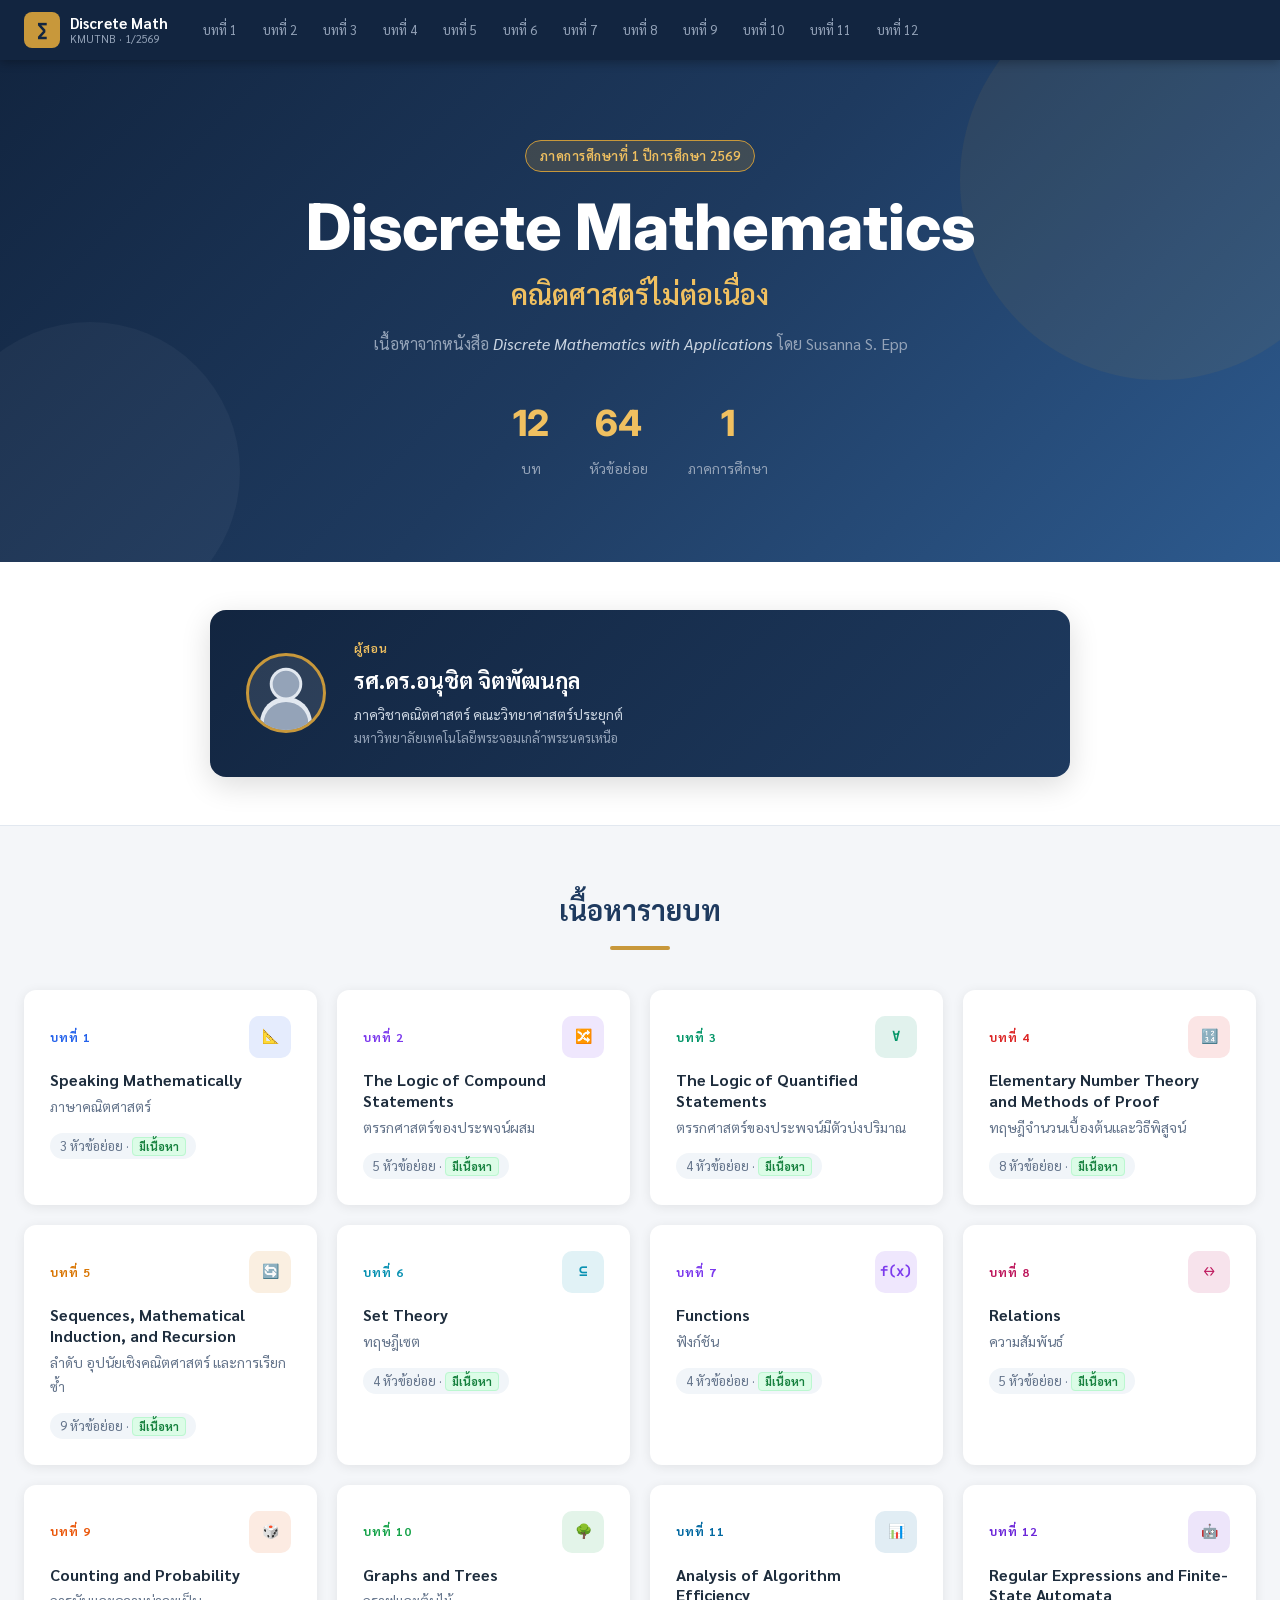
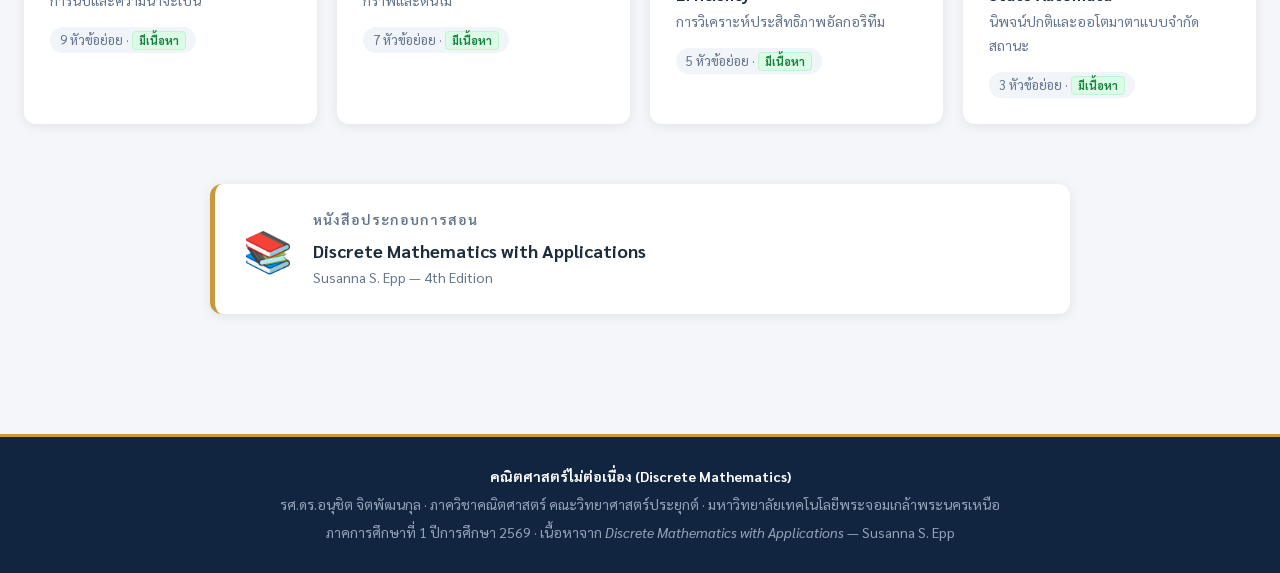
<file: index.html>
<!DOCTYPE html>
<html lang="th">
<head>
  <meta charset="UTF-8">
  <meta name="viewport" content="width=device-width, initial-scale=1.0">
  <title>คณิตศาสตร์ไม่ต่อเนื่อง | รศ.ดร.อนุชิต จิตพัฒนกุล | KMUTNB</title>
  <meta name="description" content="เว็บไซต์รายวิชาคณิตศาสตร์ไม่ต่อเนื่อง (Discrete Mathematics) ภาคการศึกษาที่ 1 ปีการศึกษา 2569 โดย รศ.ดร.อนุชิต จิตพัฒนกุล มหาวิทยาลัยเทคโนโลยีพระจอมเกล้าพระนครเหนือ">
  <link rel="stylesheet" href="css/style.css">
  <link rel="icon" href="data:image/svg+xml,<svg xmlns='http://www.w3.org/2000/svg' viewBox='0 0 100 100'><text y='.9em' font-size='90'>∑</text></svg>">
</head>
<body>

  <header>
    <div class="header-inner">
      <a class="header-logo" onclick="renderHome()" href="#">
        <div class="logo-icon">∑</div>
        <div class="logo-text">
          Discrete Math
          <small>KMUTNB · 1/2569</small>
        </div>
      </a>

      <nav class="nav-chapters" id="nav-chapters">
        <!-- Chapters 1-12 rendered by JS -->
      </nav>

      <button class="menu-toggle" id="menu-toggle" aria-label="เมนู">☰</button>
    </div>
  </header>

  <div id="main-content"></div>

  <footer>
    <p><strong>คณิตศาสตร์ไม่ต่อเนื่อง (Discrete Mathematics)</strong></p>
    <p>รศ.ดร.อนุชิต จิตพัฒนกุล · ภาควิชาคณิตศาสตร์ คณะวิทยาศาสตร์ประยุกต์ · มหาวิทยาลัยเทคโนโลยีพระจอมเกล้าพระนครเหนือ</p>
    <p>ภาคการศึกษาที่ 1 ปีการศึกษา 2569 · เนื้อหาจาก <em>Discrete Mathematics with Applications</em> — Susanna S. Epp</p>
  </footer>

  <script src="js/app.js"></script>
  <script>
    // Populate header nav after courseData is loaded
    document.addEventListener('DOMContentLoaded', () => {
      const nav = document.getElementById('nav-chapters');
      courseData.chapters.forEach(ch => {
        const el = document.createElement('span');
        el.className = 'nav-chapter-item';
        el.dataset.ch = ch.id;
        el.textContent = `บทที่ ${ch.id}`;
        el.addEventListener('click', () => {
          if (ch.contentPage) window.location.href = ch.contentPage;
          else renderChapter(ch.id);
        });
        nav.appendChild(el);
      });
    });
  </script>
</body>
</html>
</file>
<file: css/style.css>
/* ========================================
   Discrete Mathematics Course Website
   รศ.ดร.อนุชิต จิตพัฒนกุล | KMUTNB
   ======================================== */

@import url('https://fonts.googleapis.com/css2?family=Sarabun:wght@300;400;500;600;700;800&family=Inter:wght@400;500;600;700&family=JetBrains+Mono:wght@400;600&display=swap');

*, *::before, *::after { box-sizing: border-box; margin: 0; padding: 0; }

:root {
  --primary: #1e3a5f;
  --primary-dark: #122540;
  --primary-light: #2d5a8e;
  --gold: #c8983b;
  --gold-light: #f0c060;
  --bg: #f4f6f9;
  --bg-card: #ffffff;
  --text: #1e2d3d;
  --text-muted: #64748b;
  --border: #e2e8f0;
  --radius: 12px;
  --shadow: 0 2px 12px rgba(0,0,0,0.08);
  --shadow-hover: 0 8px 30px rgba(0,0,0,0.14);
}

html { scroll-behavior: smooth; }
/* Ensure anchor targets not hidden under sticky header */
:target { scroll-margin-top: 80px; }

body {
  font-family: 'Sarabun', 'Inter', sans-serif;
  background: var(--bg);
  color: var(--text);
  font-size: 16px;
  line-height: 1.7;
  min-height: 100vh;
}

/* ---- HEADER ---- */
header {
  background: var(--primary-dark);
  position: sticky;
  top: 0;
  z-index: 100;
  box-shadow: 0 2px 10px rgba(0,0,0,0.3);
}

.header-inner {
  max-width: 1280px;
  margin: 0 auto;
  padding: 0 24px;
  height: 60px;
  display: flex;
  align-items: center;
  gap: 16px;
}

.header-logo {
  display: flex;
  align-items: center;
  gap: 10px;
  cursor: pointer;
  text-decoration: none;
  flex-shrink: 0;
}

.logo-icon {
  width: 36px;
  height: 36px;
  background: var(--gold);
  border-radius: 8px;
  display: flex;
  align-items: center;
  justify-content: center;
  font-size: 18px;
  font-weight: 800;
  color: var(--primary-dark);
  font-family: 'JetBrains Mono', monospace;
}

.logo-text {
  color: white;
  font-weight: 700;
  font-size: 15px;
  line-height: 1.2;
}

.logo-text small {
  display: block;
  font-size: 11px;
  font-weight: 400;
  color: #94a3b8;
}

.nav-chapters {
  display: flex;
  gap: 4px;
  flex: 1;
  overflow-x: auto;
  scrollbar-width: none;
  padding: 0 8px;
}

.nav-chapters::-webkit-scrollbar { display: none; }

.nav-chapter-item {
  flex-shrink: 0;
  padding: 4px 10px;
  border-radius: 6px;
  color: #94a3b8;
  font-size: 13px;
  cursor: pointer;
  white-space: nowrap;
  transition: all 0.2s;
  border: 1px solid transparent;
}

.nav-chapter-item:hover {
  background: rgba(255,255,255,0.08);
  color: white;
}

.nav-chapter-item.active {
  background: var(--gold);
  color: var(--primary-dark);
  font-weight: 600;
  border-color: var(--gold);
}

.menu-toggle {
  display: none;
  background: none;
  border: none;
  color: white;
  font-size: 22px;
  cursor: pointer;
  padding: 4px 8px;
  flex-shrink: 0;
}

/* ---- HERO ---- */
.hero {
  background: linear-gradient(135deg, var(--primary-dark) 0%, var(--primary) 50%, #2d5a8e 100%);
  color: white;
  padding: 80px 24px;
  text-align: center;
  position: relative;
  overflow: hidden;
}

.hero::before {
  content: '';
  position: absolute;
  top: -80px; right: -80px;
  width: 400px; height: 400px;
  border-radius: 50%;
  background: rgba(200,152,59,0.08);
  pointer-events: none;
}

.hero::after {
  content: '';
  position: absolute;
  bottom: -60px; left: -60px;
  width: 300px; height: 300px;
  border-radius: 50%;
  background: rgba(255,255,255,0.04);
  pointer-events: none;
}

.hero-content { position: relative; z-index: 1; max-width: 720px; margin: 0 auto; }

.hero-badge {
  display: inline-block;
  background: rgba(200,152,59,0.2);
  border: 1px solid var(--gold);
  color: var(--gold-light);
  font-size: 13px;
  font-weight: 600;
  padding: 4px 14px;
  border-radius: 20px;
  margin-bottom: 20px;
  letter-spacing: 0.5px;
}

.hero-title {
  font-size: clamp(36px, 6vw, 64px);
  font-weight: 800;
  line-height: 1.1;
  margin-bottom: 8px;
  font-family: 'Inter', sans-serif;
}

.hero-subtitle {
  font-size: clamp(20px, 3vw, 28px);
  font-weight: 600;
  color: var(--gold-light);
  margin-bottom: 12px;
}

.hero-desc {
  font-size: 16px;
  color: #94a3b8;
  margin-bottom: 36px;
}

.hero-desc em { font-style: italic; color: #cbd5e1; }

.hero-stats {
  display: flex;
  justify-content: center;
  gap: 40px;
}

.stat { text-align: center; }
.stat-num { display: block; font-size: 36px; font-weight: 800; color: var(--gold-light); font-family: 'Inter', sans-serif; }
.stat-label { font-size: 14px; color: #94a3b8; }

/* ---- INSTRUCTOR ---- */
.instructor-section { padding: 48px 24px; background: white; border-bottom: 1px solid var(--border); }

.instructor-card {
  max-width: 860px;
  margin: 0 auto;
  display: flex;
  align-items: center;
  gap: 28px;
  background: linear-gradient(135deg, var(--primary-dark) 0%, var(--primary) 100%);
  border-radius: 16px;
  padding: 28px 36px;
  color: white;
  box-shadow: var(--shadow-hover);
}

.instructor-avatar {
  width: 80px;
  height: 80px;
  border-radius: 50%;
  background: rgba(255,255,255,0.1);
  overflow: hidden;
  flex-shrink: 0;
  border: 3px solid var(--gold);
}

.instructor-avatar svg { width: 100%; height: 100%; }

.instructor-label {
  font-size: 12px;
  font-weight: 600;
  text-transform: uppercase;
  letter-spacing: 1px;
  color: var(--gold-light);
  margin-bottom: 4px;
}

.instructor-name {
  font-size: 22px;
  font-weight: 700;
  margin-bottom: 4px;
}

.instructor-dept { font-size: 14px; color: #cbd5e1; }
.instructor-univ { font-size: 13px; color: #94a3b8; }

/* ---- CHAPTERS SECTION ---- */
.chapters-section { padding: 60px 24px; }

.container { max-width: 1280px; margin: 0 auto; }

.section-title {
  font-size: 28px;
  font-weight: 700;
  text-align: center;
  margin-bottom: 40px;
  color: var(--primary);
}

.section-title::after {
  content: '';
  display: block;
  width: 60px;
  height: 4px;
  background: var(--gold);
  border-radius: 2px;
  margin: 12px auto 0;
}

.chapters-grid {
  display: grid;
  grid-template-columns: repeat(auto-fill, minmax(280px, 1fr));
  gap: 20px;
}

.chapter-card {
  background: white;
  border-radius: var(--radius);
  padding: 24px;
  cursor: pointer;
  transition: all 0.25s;
  box-shadow: var(--shadow);
  border: 2px solid transparent;
  position: relative;
  overflow: hidden;
}

.chapter-card::before {
  content: '';
  position: absolute;
  top: 0; left: 0; right: 0;
  height: 4px;
  background: var(--ch-color);
  transform: scaleX(0);
  transition: transform 0.25s;
  transform-origin: left;
}

.chapter-card:hover {
  transform: translateY(-4px);
  box-shadow: var(--shadow-hover);
  border-color: var(--ch-color);
}

.chapter-card:hover::before { transform: scaleX(1); }

.chapter-card-header {
  display: flex;
  align-items: center;
  justify-content: space-between;
  margin-bottom: 12px;
}

.chapter-num {
  font-size: 12px;
  font-weight: 700;
  text-transform: uppercase;
  letter-spacing: 1px;
  color: var(--ch-color);
}

.chapter-icon {
  font-size: 22px;
  width: 42px;
  height: 42px;
  background: color-mix(in srgb, var(--ch-color) 12%, white);
  border-radius: 10px;
  display: flex;
  align-items: center;
  justify-content: center;
  font-family: 'JetBrains Mono', monospace;
  font-weight: 700;
  color: var(--ch-color);
  font-size: 14px;
}

.chapter-card-title-en {
  font-size: 16px;
  font-weight: 700;
  color: var(--text);
  margin-bottom: 4px;
  line-height: 1.3;
}

.chapter-card-title-th {
  font-size: 14px;
  color: var(--text-muted);
  margin-bottom: 12px;
}

.chapter-card-sections {
  font-size: 13px;
  color: var(--text-muted);
  background: #f1f5f9;
  display: inline-block;
  padding: 2px 10px;
  border-radius: 20px;
}

.badge-ready {
  background: #dcfce7;
  color: #15803d;
  font-size: 11px;
  font-weight: 700;
  padding: 1px 6px;
  border-radius: 4px;
  border: 1px solid #bbf7d0;
}

.chapter-card-arrow {
  position: absolute;
  bottom: 20px;
  right: 20px;
  color: var(--ch-color);
  font-size: 18px;
  font-weight: 700;
  opacity: 0;
  transform: translateX(-6px);
  transition: all 0.25s;
}

.chapter-card:hover .chapter-card-arrow {
  opacity: 1;
  transform: translateX(0);
}

/* ---- BOOK SECTION ---- */
.book-section { padding: 0 24px 60px; }

.book-card {
  max-width: 860px;
  margin: 0 auto;
  display: flex;
  align-items: center;
  gap: 20px;
  background: white;
  border-radius: var(--radius);
  padding: 24px 28px;
  box-shadow: var(--shadow);
  border-left: 5px solid var(--gold);
}

.book-icon { font-size: 40px; flex-shrink: 0; }
.book-info h3 { font-size: 14px; font-weight: 600; color: var(--text-muted); text-transform: uppercase; letter-spacing: 1px; margin-bottom: 4px; }
.book-title { font-size: 18px; font-weight: 700; color: var(--text); }
.book-author { font-size: 14px; color: var(--text-muted); }

/* ---- CHAPTER HERO ---- */
.chapter-hero {
  background: linear-gradient(135deg, var(--primary-dark), var(--ch-color, var(--primary)));
  color: white;
  padding: 48px 24px;
}

.back-btn {
  background: rgba(255,255,255,0.12);
  color: white;
  border: 1px solid rgba(255,255,255,0.2);
  padding: 6px 16px;
  border-radius: 8px;
  cursor: pointer;
  font-size: 14px;
  font-family: 'Sarabun', sans-serif;
  margin-bottom: 24px;
  transition: background 0.2s;
}

.back-btn:hover { background: rgba(255,255,255,0.2); }

.chapter-hero-content { text-align: center; }

.chapter-hero-num {
  font-size: 13px;
  font-weight: 600;
  text-transform: uppercase;
  letter-spacing: 2px;
  color: rgba(255,255,255,0.6);
  margin-bottom: 8px;
}

.chapter-hero-icon {
  font-size: 18px;
  font-weight: 800;
  font-family: 'JetBrains Mono', monospace;
  background: rgba(255,255,255,0.15);
  display: inline-flex;
  align-items: center;
  justify-content: center;
  width: 56px;
  height: 56px;
  border-radius: 14px;
  margin-bottom: 16px;
  color: var(--gold-light);
}

.chapter-hero-title {
  font-size: clamp(22px, 4vw, 36px);
  font-weight: 800;
  margin-bottom: 8px;
}

.chapter-hero-subtitle {
  font-size: 18px;
  color: var(--gold-light);
  font-weight: 500;
}

/* ---- CHAPTER BODY ---- */
.chapter-body { padding: 48px 24px; }

.chapter-layout {
  display: grid;
  grid-template-columns: 260px 1fr;
  gap: 32px;
  max-width: 1280px;
  margin: 0 auto;
  align-items: start;
}

/* ---- SIDEBAR ---- */
.chapter-sidebar {
  background: white;
  border-radius: var(--radius);
  padding: 20px;
  box-shadow: var(--shadow);
  position: sticky;
  top: 76px;
}

.chapter-sidebar h4 {
  font-size: 12px;
  font-weight: 700;
  text-transform: uppercase;
  letter-spacing: 1px;
  color: var(--text-muted);
  padding-bottom: 12px;
  border-bottom: 1px solid var(--border);
  margin-bottom: 12px;
}

.sidebar-chapters { list-style: none; }

.sidebar-chapters li {
  display: flex;
  align-items: center;
  gap: 10px;
  padding: 8px 10px;
  border-radius: 8px;
  cursor: pointer;
  transition: all 0.2s;
  margin-bottom: 2px;
}

.sidebar-chapters li:hover { background: #f1f5f9; }

.sidebar-chapters li.active {
  background: color-mix(in srgb, var(--ch-color) 12%, white);
  font-weight: 600;
}

.sidebar-chapters li.active .sidebar-num {
  background: var(--ch-color);
  color: white;
}

.sidebar-num {
  width: 26px;
  height: 26px;
  border-radius: 6px;
  background: #f1f5f9;
  display: flex;
  align-items: center;
  justify-content: center;
  font-size: 12px;
  font-weight: 700;
  flex-shrink: 0;
  transition: all 0.2s;
}

.sidebar-title {
  font-size: 13px;
  color: var(--text);
  line-height: 1.3;
}

/* ---- CHAPTER MAIN ---- */
.chapter-summary {
  background: white;
  border-radius: var(--radius);
  padding: 24px 28px;
  margin-bottom: 28px;
  box-shadow: var(--shadow);
  border-left: 4px solid var(--gold);
}

.chapter-summary h3 { font-size: 15px; color: var(--text-muted); margin-bottom: 8px; }
.chapter-summary p { font-size: 16px; color: var(--text); line-height: 1.8; }

.sections-title {
  font-size: 20px;
  font-weight: 700;
  margin-bottom: 16px;
  color: var(--primary);
}

.sections-list { display: flex; flex-direction: column; gap: 12px; margin-bottom: 36px; }

.section-item {
  background: white;
  border-radius: var(--radius);
  padding: 18px 20px;
  display: flex;
  gap: 16px;
  box-shadow: var(--shadow);
  transition: all 0.2s;
  border: 1px solid var(--border);
}

.section-item:hover {
  border-color: var(--ch-color);
  box-shadow: 0 4px 16px rgba(0,0,0,0.1);
  transform: translateX(4px);
}

.section-num {
  font-family: 'JetBrains Mono', monospace;
  font-size: 13px;
  font-weight: 600;
  color: var(--ch-color);
  min-width: 40px;
  padding-top: 2px;
  flex-shrink: 0;
}

.section-content h4 { font-size: 16px; font-weight: 600; color: var(--text); margin-bottom: 4px; }
.section-content p { font-size: 14px; color: var(--text-muted); }

/* ---- CHAPTER NAV ---- */
.chapter-nav {
  display: flex;
  justify-content: space-between;
  gap: 12px;
  margin-top: 8px;
}

.nav-btn {
  padding: 10px 24px;
  border-radius: 8px;
  font-size: 15px;
  font-family: 'Sarabun', sans-serif;
  font-weight: 600;
  cursor: pointer;
  transition: all 0.2s;
  border: 2px solid var(--primary);
  color: var(--primary);
  background: white;
}

.nav-btn:hover {
  background: var(--primary);
  color: white;
}

/* ---- FOOTER ---- */
footer {
  background: var(--primary-dark);
  color: #94a3b8;
  text-align: center;
  padding: 28px 24px;
  font-size: 14px;
  border-top: 3px solid var(--gold);
  margin-top: 60px;
}

footer strong { color: white; }
footer p + p { margin-top: 4px; }

/* ---- RESPONSIVE ---- */
@media (max-width: 900px) {
  .chapter-layout { grid-template-columns: 1fr; }
  .chapter-sidebar { position: static; }
  .nav-chapters { display: none; }
  .nav-chapters.open {
    display: flex;
    flex-direction: column;
    position: absolute;
    top: 60px; left: 0; right: 0;
    background: var(--primary-dark);
    padding: 12px 16px;
    border-top: 1px solid rgba(255,255,255,0.1);
    z-index: 99;
  }
  .menu-toggle { display: block; }
  .instructor-card { flex-direction: column; text-align: center; }
}

@media (max-width: 600px) {
  .hero { padding: 52px 20px; }
  .hero-stats { gap: 24px; }
  .chapters-grid { grid-template-columns: 1fr; }
  .chapter-card { padding: 18px; }
}
</file>
